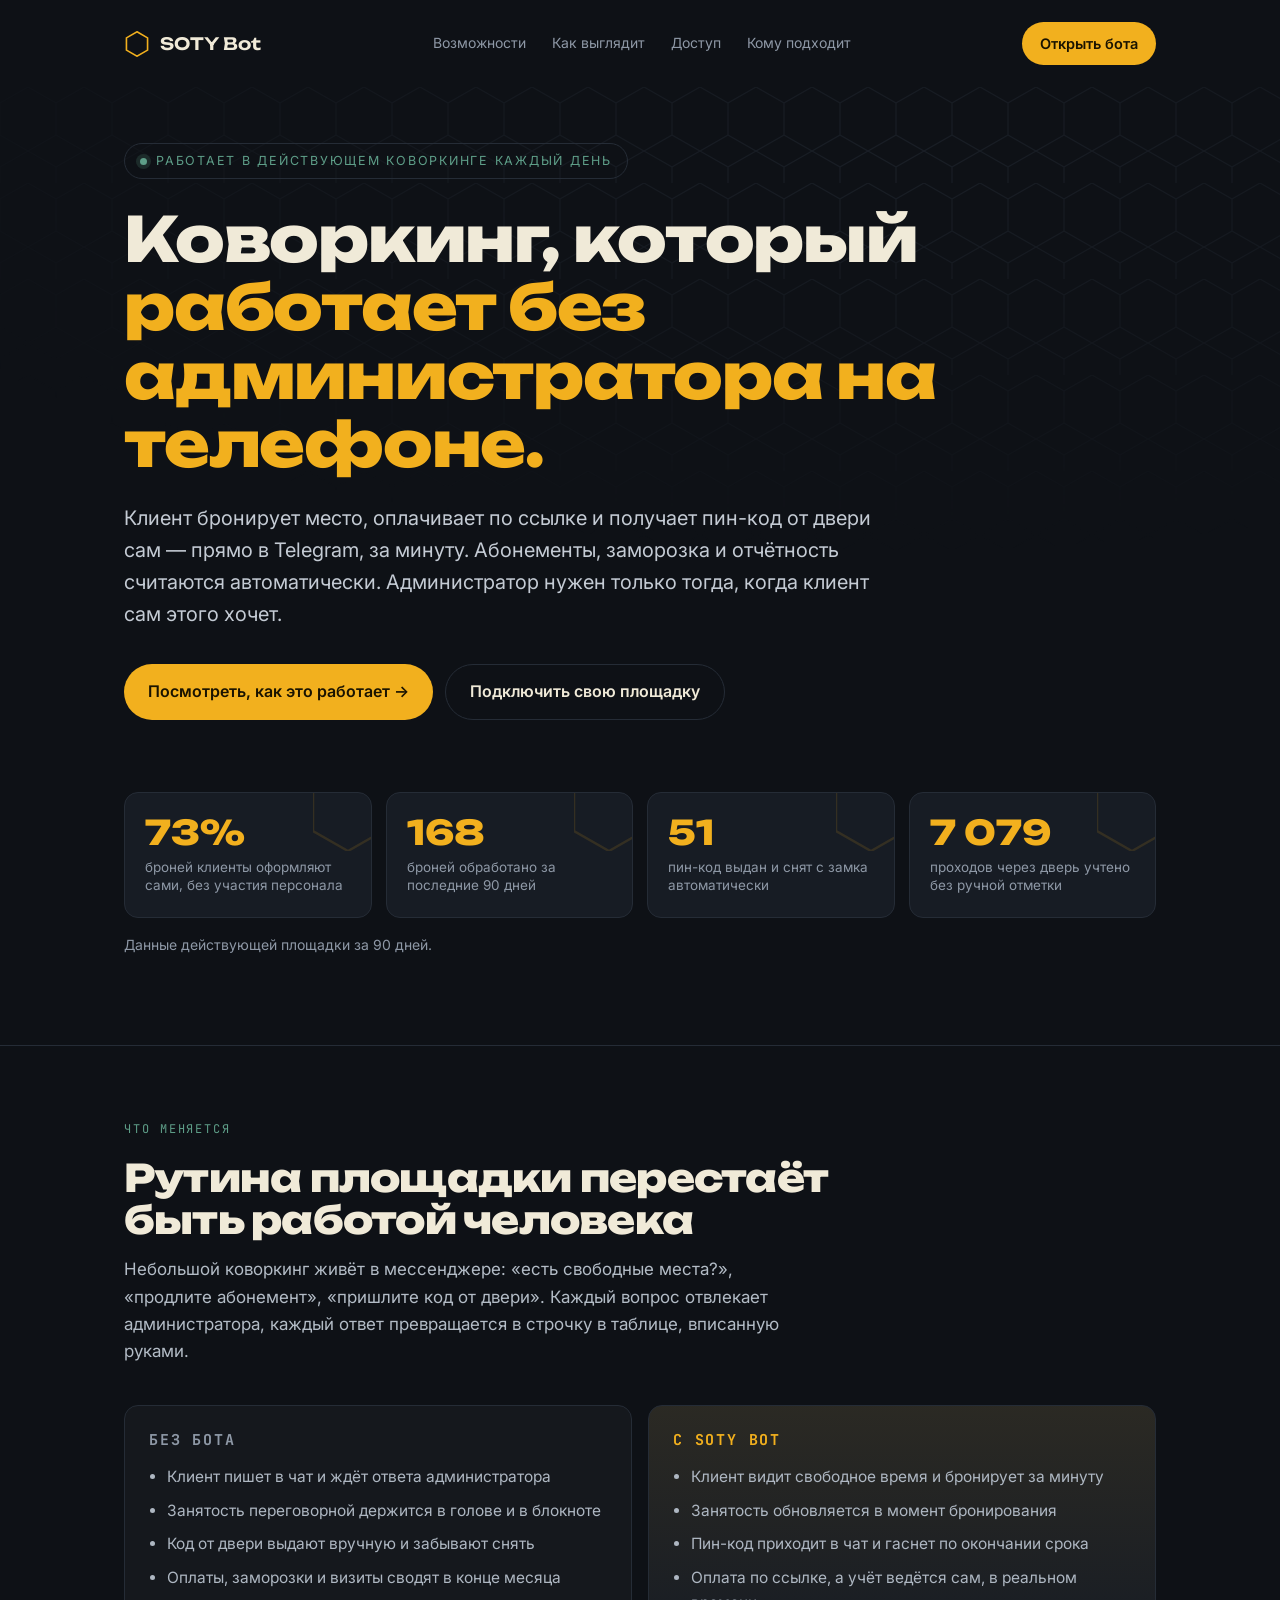
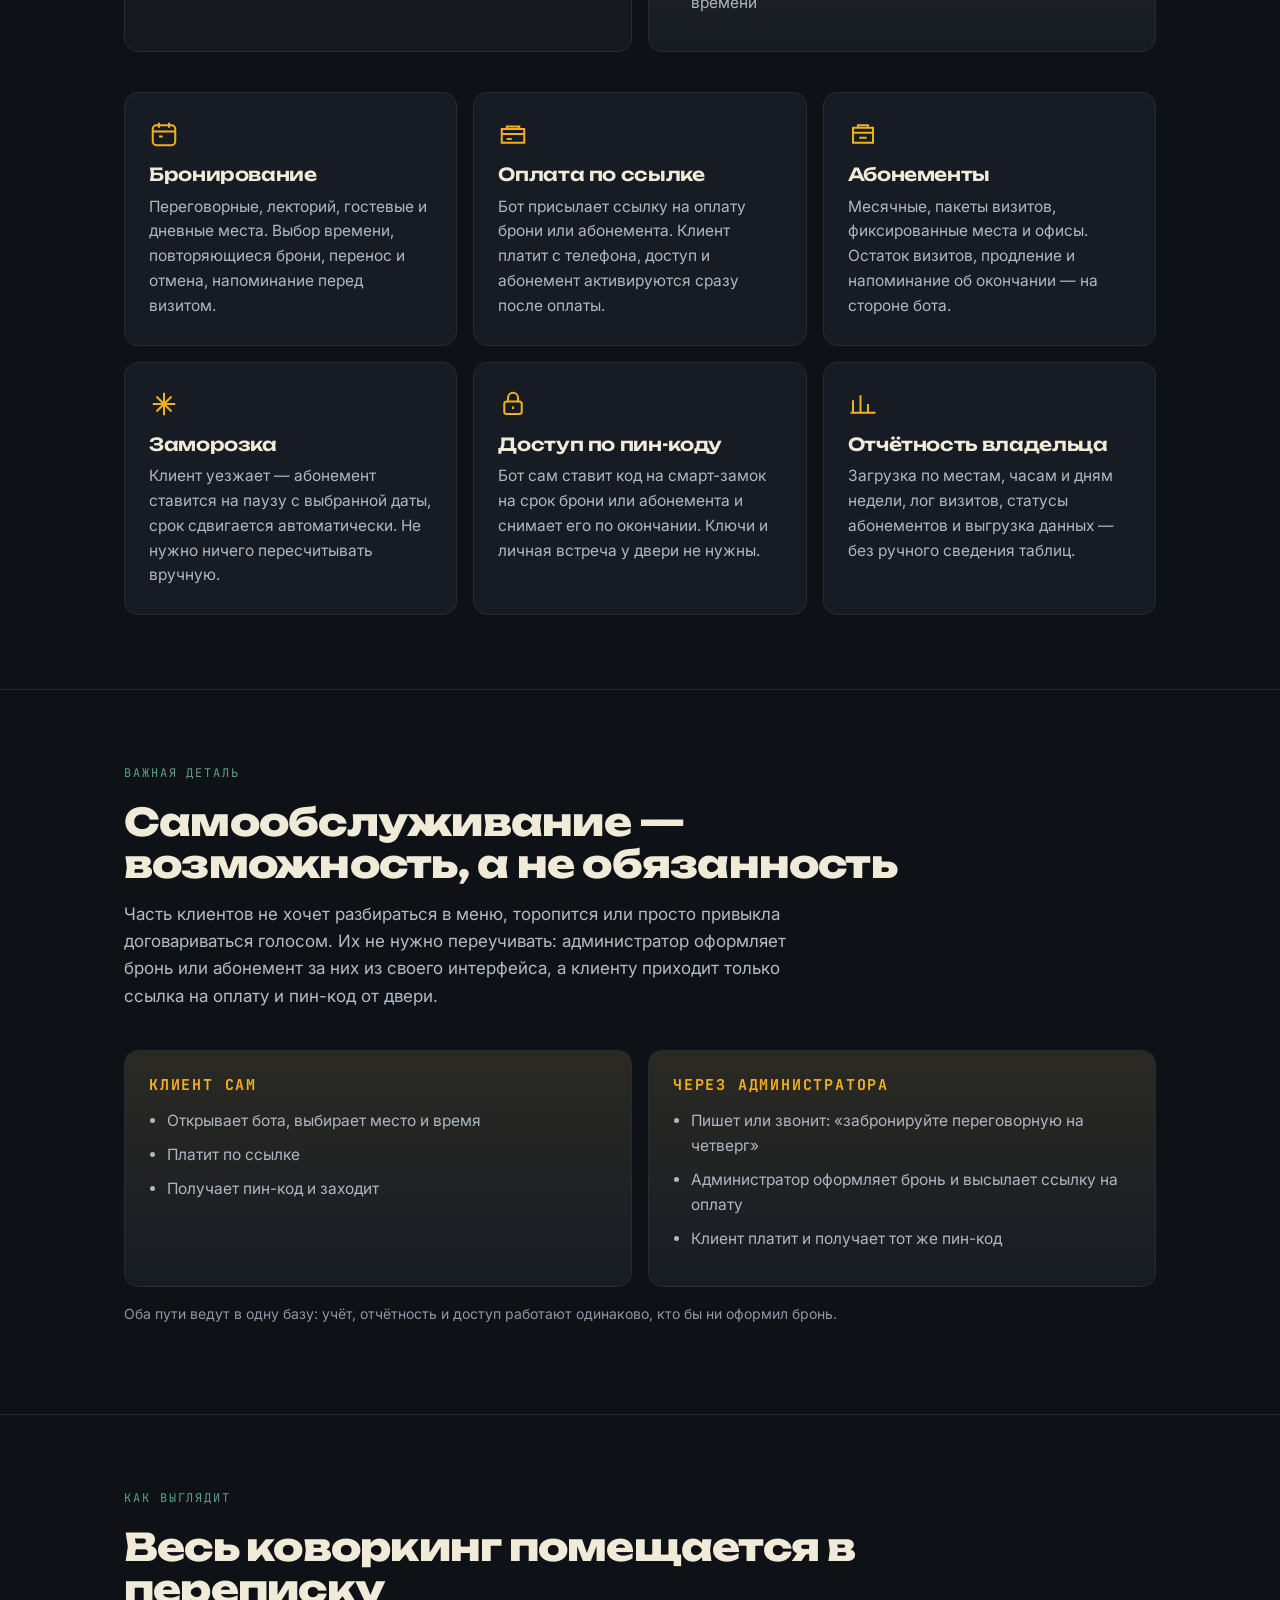
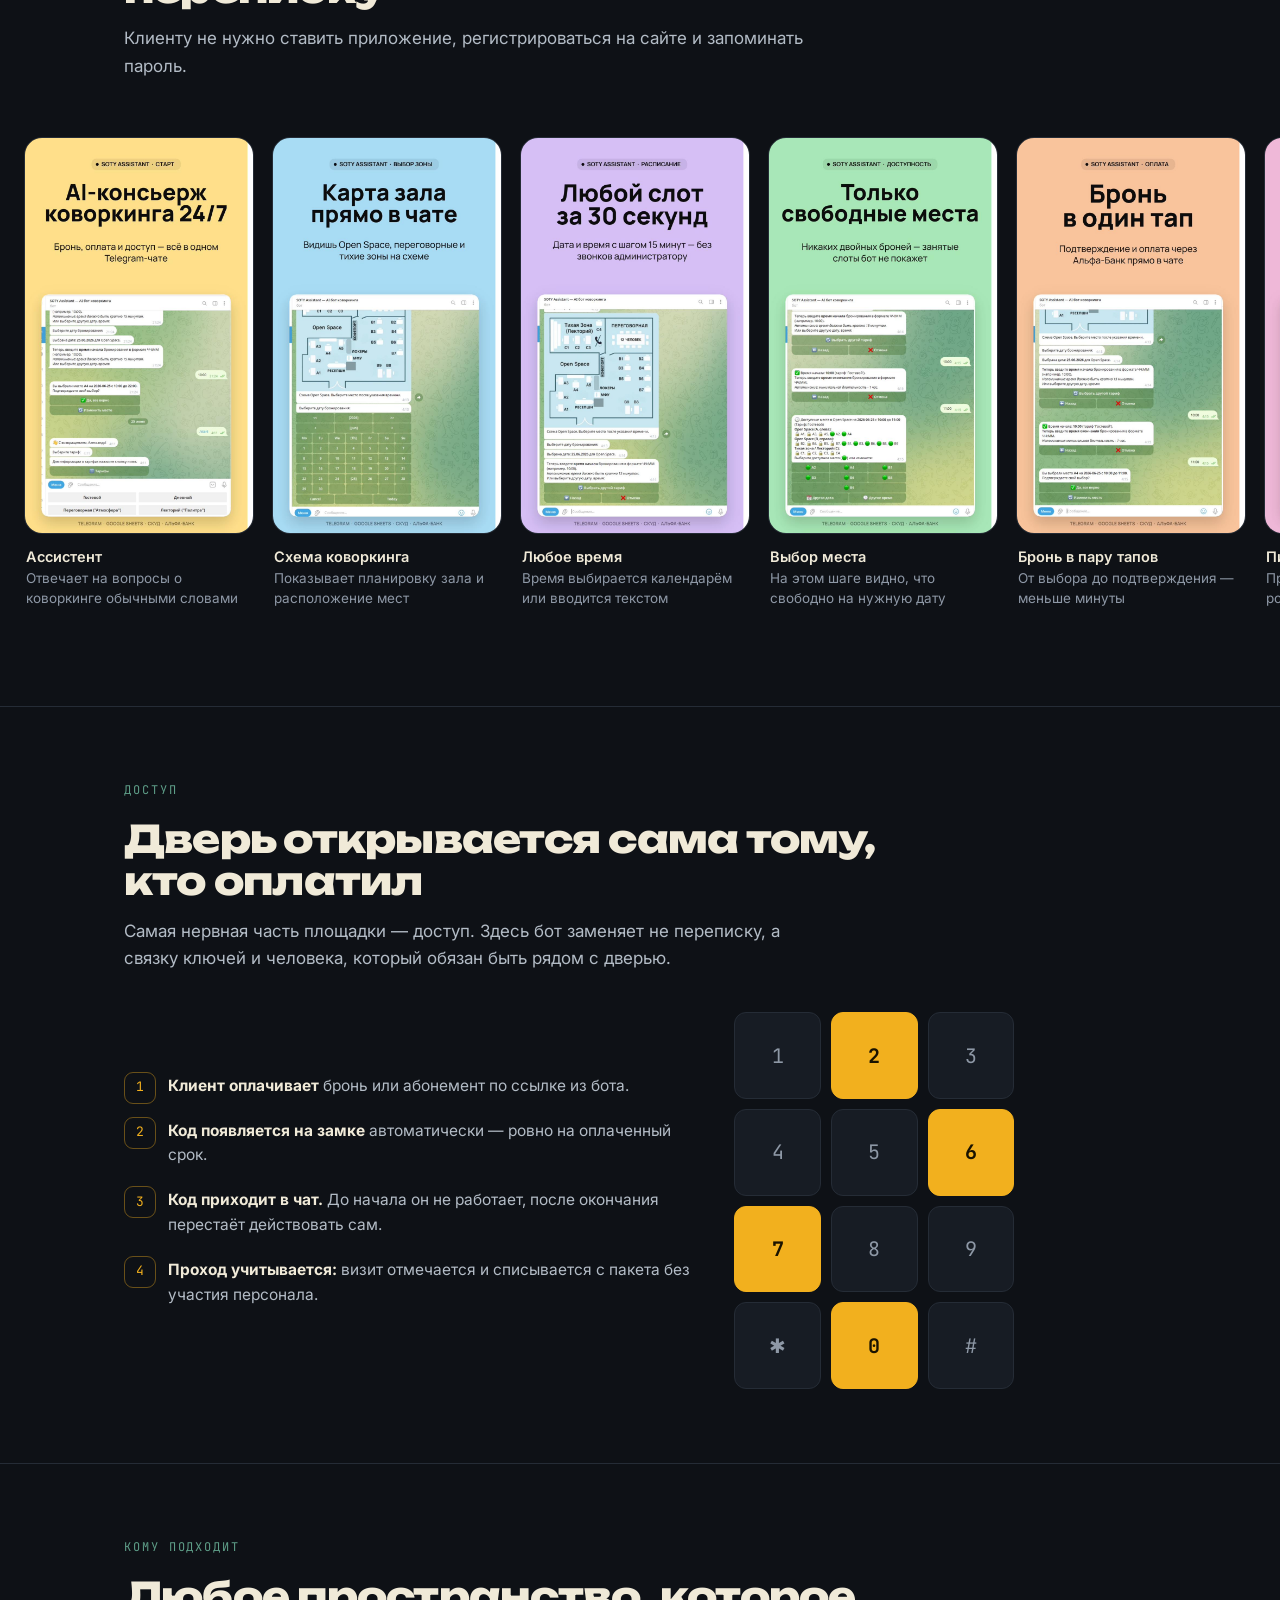
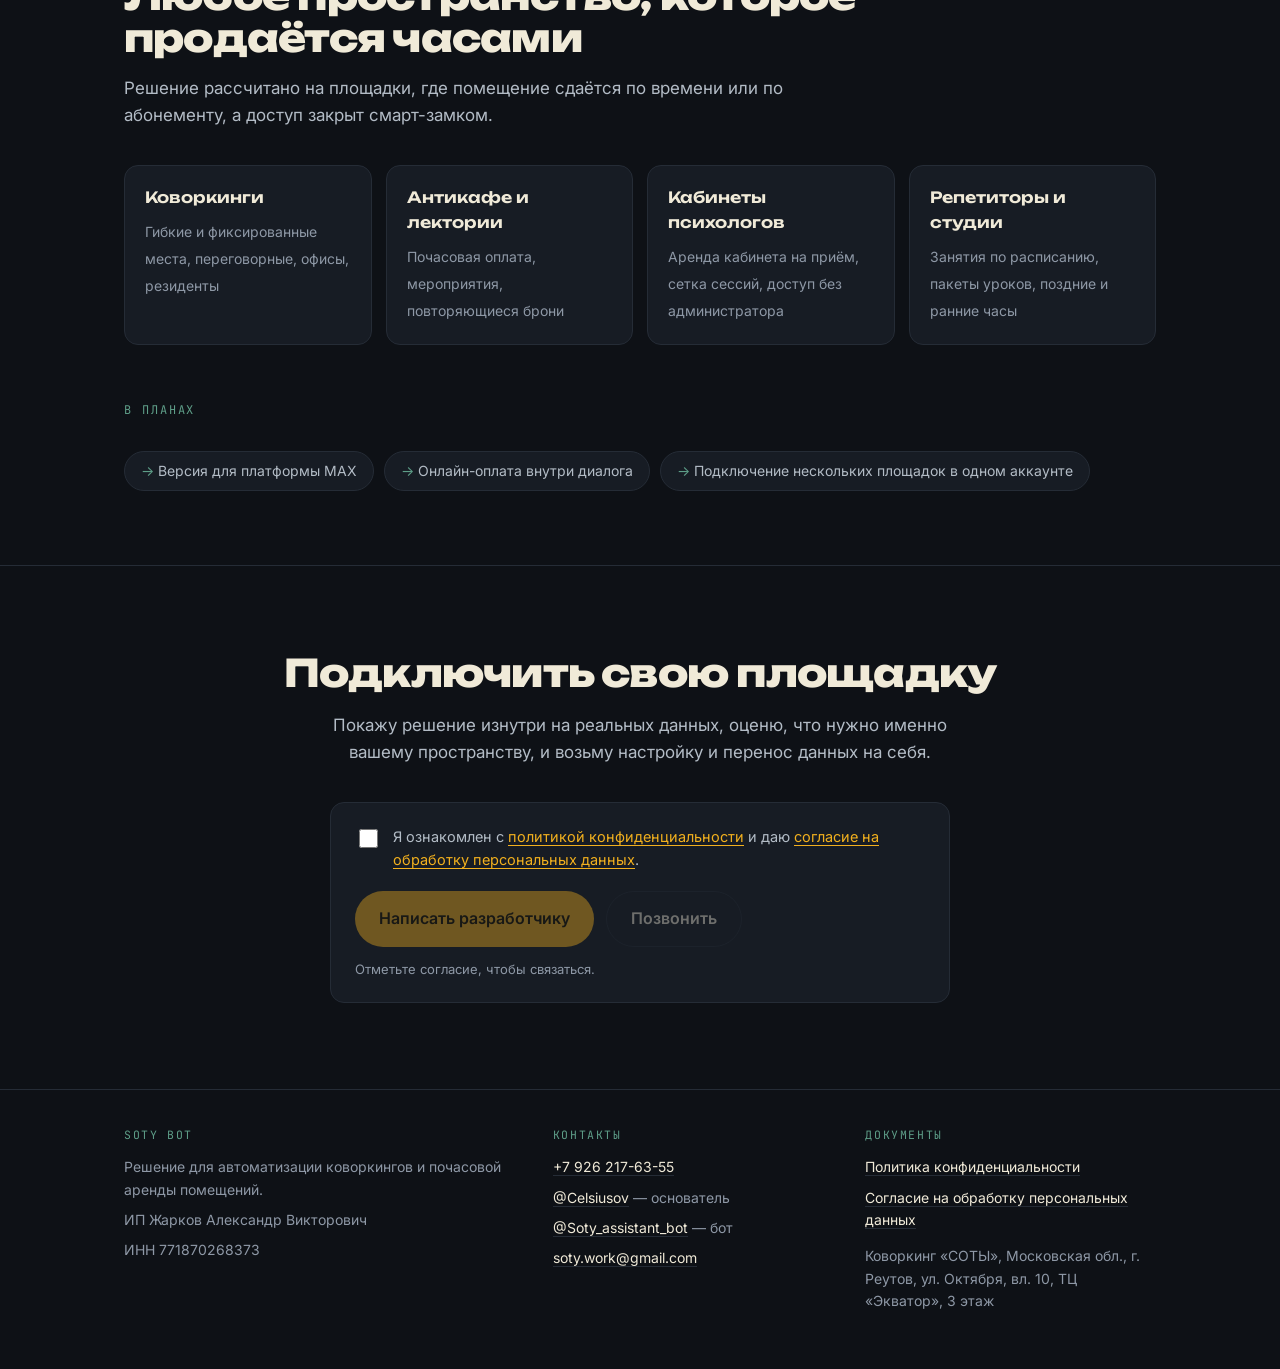
<file: index.html>
<!DOCTYPE html>
<html lang="ru">
<head>
<meta charset="utf-8">
<meta name="viewport" content="width=device-width, initial-scale=1">
<title>SOTY Bot — коворкинг работает сам, без администратора на телефоне</title>
<meta name="description" content="Бронирование, абонементы, оплата по ссылке и пин-код от двери — всё в Telegram. Готовое решение для коворкингов, антикафе и кабинетов на почасовой аренде.">
<meta property="og:title" content="SOTY Bot — коворкинг работает сам">
<meta property="og:description" content="Клиент бронирует, оплачивает и открывает дверь сам. 73% броней проходят без администратора.">
<meta property="og:url" content="https://celsiusov.github.io/soty-landing/">
<meta property="og:type" content="website">
<link rel="preconnect" href="https://fonts.googleapis.com">
<link rel="preconnect" href="https://fonts.gstatic.com" crossorigin>
<link href="https://fonts.googleapis.com/css2?family=Unbounded:wght@400;600;800&family=Inter:wght@400;500;600&family=JetBrains+Mono:wght@400;700&display=swap" rel="stylesheet">
<style>
:root{
  --ink:#0E1116; --ink-2:#171C24; --line:#252C36; --wax:#F0EAD8;
  --dim:#8E98A6; --honey:#F2B01E; --sage:#5E9E88; --r:14px;
}
*{box-sizing:border-box}
html{scroll-behavior:smooth}
body{margin:0;background:var(--ink);color:var(--wax);font-family:Inter,system-ui,sans-serif;
  font-size:17px;line-height:1.6;-webkit-font-smoothing:antialiased}
.wrap{max-width:1080px;margin:0 auto;padding:0 24px}
h1,h2,h3{font-family:Unbounded,Inter,sans-serif;font-weight:800;line-height:1.1;letter-spacing:-.02em;margin:0}
a{color:inherit}
.mono{font-family:"JetBrains Mono",monospace}

.hexbg{position:absolute;inset:0;z-index:0;opacity:.5;
  background-image:url("data:image/svg+xml,%3Csvg xmlns='http://www.w3.org/2000/svg' width='56' height='96' viewBox='0 0 56 96'%3E%3Cpath d='M28 0l28 16v32L28 64 0 48V16z' fill='none' stroke='%23252C36' stroke-width='1.2'/%3E%3Cpath d='M28 64l28 16v32M28 64L0 80v32' fill='none' stroke='%23252C36' stroke-width='1.2'/%3E%3C/svg%3E");
  -webkit-mask-image:radial-gradient(120% 80% at 70% 10%,#000 0%,transparent 70%);
  mask-image:radial-gradient(120% 80% at 70% 10%,#000 0%,transparent 70%)}

header{position:relative;z-index:3;padding:22px 0}
.bar{display:flex;align-items:center;justify-content:space-between;gap:16px}
.logo{display:flex;align-items:center;gap:10px;font-family:Unbounded;font-weight:600;letter-spacing:.02em}
.logo svg{width:26px;height:26px;flex:none}
.nav{display:flex;gap:26px;font-size:14px;color:var(--dim)}
.nav a{text-decoration:none}
.nav a:hover{color:var(--wax)}
@media(max-width:860px){.nav{display:none}}

.hero{position:relative;padding:56px 0 72px;overflow:hidden}
.hero .wrap{position:relative;z-index:2}
.eyebrow{display:inline-flex;align-items:center;gap:9px;font-size:12.5px;letter-spacing:.14em;
  text-transform:uppercase;color:var(--sage);border:1px solid var(--line);border-radius:999px;
  padding:7px 15px;margin-bottom:26px}
.dot{width:7px;height:7px;border-radius:50%;background:var(--sage);box-shadow:0 0 0 4px rgba(94,158,136,.18)}
h1{font-size:clamp(34px,5.6vw,62px);max-width:17ch}
h1 em{font-style:normal;color:var(--honey)}
.lede{font-size:clamp(17px,2vw,20px);color:#C4CBD4;max-width:58ch;margin:24px 0 0}
.cta{display:flex;flex-wrap:wrap;gap:12px;margin-top:34px}
.btn{display:inline-flex;align-items:center;gap:9px;padding:14px 24px;border-radius:999px;
  font-weight:600;font-size:16px;text-decoration:none;border:none;cursor:pointer;
  font-family:inherit;transition:.18s transform,.18s background,.18s opacity}
.btn:hover{transform:translateY(-2px)}
.btn-p{background:var(--honey);color:#1A1300}
.btn-s{border:1px solid var(--line);color:var(--wax);background:transparent}
.btn-s:hover{background:var(--ink-2)}
.btn[aria-disabled="true"]{opacity:.4;pointer-events:none;transform:none}
.note{margin-top:16px;font-size:14px;color:var(--dim)}

.comb{position:relative;z-index:2;display:grid;gap:14px;grid-template-columns:repeat(4,1fr)}
.cell{background:var(--ink-2);border:1px solid var(--line);border-radius:var(--r);
  padding:22px 20px;position:relative;overflow:hidden}
.cell::before{content:"";position:absolute;right:-22px;top:-22px;width:80px;height:80px;
  background:url("data:image/svg+xml,%3Csvg xmlns='http://www.w3.org/2000/svg' viewBox='0 0 56 64'%3E%3Cpath d='M28 0l28 16v32L28 64 0 48V16z' fill='none' stroke='%23F2B01E' stroke-width='2'/%3E%3C/svg%3E") no-repeat;opacity:.13}
.cell b{display:block;font-family:Unbounded;font-size:clamp(26px,3.4vw,34px);font-weight:800;color:var(--honey);line-height:1}
.cell span{display:block;margin-top:9px;font-size:13.5px;color:var(--dim);line-height:1.4}
@media(max-width:860px){.comb{grid-template-columns:repeat(2,1fr)}}

section{padding:74px 0;border-top:1px solid var(--line)}
.tag{font-family:"JetBrains Mono",monospace;font-size:12px;letter-spacing:.16em;
  text-transform:uppercase;color:var(--sage);margin-bottom:18px}
h2{font-size:clamp(26px,3.6vw,38px);max-width:22ch}
.sub{color:#B3BCC6;max-width:62ch;margin-top:16px}

.grid{display:grid;gap:16px;grid-template-columns:repeat(3,1fr);margin-top:40px}
@media(max-width:860px){.grid{grid-template-columns:1fr}}
.card{background:var(--ink-2);border:1px solid var(--line);border-radius:var(--r);padding:26px 24px}
.card h3{font-size:18px;font-weight:600;font-family:Unbounded;margin-bottom:10px}
.card p{margin:0;font-size:15.5px;color:#AEB7C2}
.ico{width:30px;height:30px;margin-bottom:16px;display:block}

.ba{display:grid;grid-template-columns:1fr 1fr;gap:16px;margin-top:40px}
@media(max-width:760px){.ba{grid-template-columns:1fr}}
.ba div{border-radius:var(--r);padding:26px 24px;border:1px solid var(--line)}
.was{background:#15181D}
.now{background:linear-gradient(180deg,rgba(242,176,30,.09),transparent),var(--ink-2);border-color:rgba(242,176,30,.35)}
.ba h3{font-size:15px;font-family:"JetBrains Mono",monospace;letter-spacing:.12em;
  text-transform:uppercase;font-weight:700;margin-bottom:16px}
.was h3{color:var(--dim)}
.now h3{color:var(--honey)}
.ba ul{margin:0;padding-left:18px;color:#AEB7C2;font-size:15.5px}
.ba li{margin-bottom:9px}

.rail{display:flex;gap:18px;overflow-x:auto;padding:40px 24px 24px;scroll-snap-type:x mandatory}
.rail::-webkit-scrollbar{height:6px}
.rail::-webkit-scrollbar-thumb{background:var(--line);border-radius:99px}
.shot{flex:none;width:230px;scroll-snap-align:center;margin:0}
.shot img{width:100%;display:block;border-radius:18px;border:1px solid var(--line);background:var(--ink-2)}
.shot p{font-size:13.5px;color:var(--dim);margin:12px 2px 0;line-height:1.45}
.shot p b{color:var(--wax);font-weight:600;display:block;font-size:14.5px;margin-bottom:2px}

.pin{display:grid;grid-template-columns:1.15fr .85fr;gap:40px;align-items:center;margin-top:40px}
@media(max-width:860px){.pin{grid-template-columns:1fr;gap:28px}}
.keypad{display:grid;grid-template-columns:repeat(3,1fr);gap:10px;max-width:280px}
.key{aspect-ratio:1;display:grid;place-items:center;border:1px solid var(--line);border-radius:12px;
  background:var(--ink-2);font-family:"JetBrains Mono",monospace;font-size:20px;color:var(--dim)}
.key.on{color:#1A1300;background:var(--honey);border-color:var(--honey);font-weight:700}
.steps{margin:0;padding:0;list-style:none;counter-reset:s}
.steps li{counter-increment:s;position:relative;padding-left:44px;margin-bottom:20px;color:#B3BCC6;font-size:15.5px}
.steps li::before{content:counter(s);position:absolute;left:0;top:-2px;width:30px;height:30px;
  display:grid;place-items:center;font-family:"JetBrains Mono",monospace;font-size:13px;
  color:var(--honey);border:1px solid rgba(242,176,30,.4);border-radius:9px}
.steps b{color:var(--wax)}

.who{display:grid;gap:14px;grid-template-columns:repeat(4,1fr);margin-top:36px}
@media(max-width:860px){.who{grid-template-columns:repeat(2,1fr)}}
.who div{border:1px solid var(--line);border-radius:var(--r);padding:20px;background:var(--ink-2)}
.who b{display:block;font-family:Unbounded;font-size:15.5px;font-weight:600;margin-bottom:7px}
.who span{font-size:14px;color:var(--dim);line-height:1.45}

.final{text-align:center;padding:86px 0}
.final h2{margin:0 auto;max-width:24ch}
.final .sub{margin:18px auto 0}
.final .cta{justify-content:center}
.consent{max-width:620px;margin:36px auto 0;text-align:left;border:1px solid var(--line);
  border-radius:var(--r);background:var(--ink-2);padding:22px 24px}
.consent label{display:flex;gap:12px;align-items:flex-start;font-size:14.5px;color:#B3BCC6;cursor:pointer}
.consent input{margin-top:4px;width:19px;height:19px;flex:none;accent-color:var(--honey);cursor:pointer}
.consent label a{color:var(--honey);text-decoration:underline;text-underline-offset:3px}
.consent .cta{margin-top:20px;justify-content:flex-start}
.hint{font-size:13px;color:var(--dim);margin:12px 0 0}

.roadmap{display:flex;flex-wrap:wrap;gap:10px;margin-top:30px}
.roadmap span{font-size:14px;color:#B3BCC6;border:1px solid var(--line);border-radius:999px;
  padding:8px 16px;background:var(--ink-2)}
.roadmap span::before{content:"→ ";color:var(--sage)}

footer{border-top:1px solid var(--line);padding:36px 0 48px;color:var(--dim);font-size:14px}
.frow{display:grid;gap:22px;grid-template-columns:1.4fr 1fr 1fr}
@media(max-width:760px){.frow{grid-template-columns:1fr}}
footer a{color:var(--wax);text-decoration:none;border-bottom:1px solid var(--line)}
footer a:hover{border-color:var(--honey)}
.fh{font-family:"JetBrains Mono",monospace;font-size:11.5px;letter-spacing:.14em;
  text-transform:uppercase;color:var(--sage);margin-bottom:12px}
footer p{margin:0 0 8px}

@media (prefers-reduced-motion:reduce){*{transition:none!important;animation:none!important}}
:focus-visible{outline:2px solid var(--honey);outline-offset:3px;border-radius:6px}
</style>
</head>
<body>

<header>
  <div class="wrap bar">
    <div class="logo">
      <svg viewBox="0 0 56 64" aria-hidden="true"><path d="M28 2l26 15v30L28 62 2 47V17z" fill="none" stroke="#F2B01E" stroke-width="4"/></svg>
      SOTY&nbsp;Bot
    </div>
    <nav class="nav">
      <a href="#what">Возможности</a>
      <a href="#screens">Как выглядит</a>
      <a href="#lock">Доступ</a>
      <a href="#who">Кому подходит</a>
    </nav>
    <a class="btn btn-p" style="padding:10px 18px;font-size:14.5px" href="https://t.me/Soty_assistant_bot">Открыть бота</a>
  </div>
</header>

<div class="hero">
  <div class="hexbg" aria-hidden="true"></div>
  <div class="wrap">
    <div class="eyebrow"><span class="dot"></span> Работает в действующем коворкинге каждый день</div>
    <h1>Коворкинг, который <em>работает без администратора на телефоне.</em></h1>
    <p class="lede">Клиент бронирует место, оплачивает по ссылке и получает пин-код от двери сам — прямо в Telegram, за минуту. Абонементы, заморозка и отчётность считаются автоматически. Администратор нужен только тогда, когда клиент сам этого хочет.</p>
    <div class="cta">
      <a class="btn btn-p" href="https://t.me/Soty_assistant_bot">Посмотреть, как это работает →</a>
      <a class="btn btn-s" href="#pilot">Подключить свою площадку</a>
    </div>
  </div>
</div>

<section style="border-top:none;padding-top:0">
  <div class="wrap">
    <div class="comb">
      <div class="cell"><b>73%</b><span>броней клиенты оформляют сами, без участия персонала</span></div>
      <div class="cell"><b>168</b><span>броней обработано за последние 90 дней</span></div>
      <div class="cell"><b>51</b><span>пин-код выдан и снят с замка автоматически</span></div>
      <div class="cell"><b>7&nbsp;079</b><span>проходов через дверь учтено без ручной отметки</span></div>
    </div>
    <p class="note">Данные действующей площадки за 90 дней.</p>
  </div>
</section>

<section id="what">
  <div class="wrap">
    <div class="tag">Что меняется</div>
    <h2>Рутина площадки перестаёт быть работой человека</h2>
    <p class="sub">Небольшой коворкинг живёт в мессенджере: «есть свободные места?», «продлите абонемент», «пришлите код от двери». Каждый вопрос отвлекает администратора, каждый ответ превращается в строчку в таблице, вписанную руками.</p>

    <div class="ba">
      <div class="was">
        <h3>Без бота</h3>
        <ul>
          <li>Клиент пишет в чат и ждёт ответа администратора</li>
          <li>Занятость переговорной держится в голове и в блокноте</li>
          <li>Код от двери выдают вручную и забывают снять</li>
          <li>Оплаты, заморозки и визиты сводят в конце месяца</li>
        </ul>
      </div>
      <div class="now">
        <h3>С SOTY Bot</h3>
        <ul>
          <li>Клиент видит свободное время и бронирует за минуту</li>
          <li>Занятость обновляется в момент бронирования</li>
          <li>Пин-код приходит в чат и гаснет по окончании срока</li>
          <li>Оплата по ссылке, а учёт ведётся сам, в реальном времени</li>
        </ul>
      </div>
    </div>

    <div class="grid">
      <div class="card">
        <svg class="ico" viewBox="0 0 24 24" fill="none" stroke="#F2B01E" stroke-width="1.6"><rect x="3" y="5" width="18" height="16" rx="3"/><path d="M8 3v4M16 3v4M3 10h18M8 14h3"/></svg>
        <h3>Бронирование</h3>
        <p>Переговорные, лекторий, гостевые и дневные места. Выбор времени, повторяющиеся брони, перенос и отмена, напоминание перед визитом.</p>
      </div>
      <div class="card">
        <svg class="ico" viewBox="0 0 24 24" fill="none" stroke="#F2B01E" stroke-width="1.6"><path d="M3 8h18v11H3z"/><path d="M3 12h18M7 16h4"/><path d="M7 8V6h10v2"/></svg>
        <h3>Оплата по ссылке</h3>
        <p>Бот присылает ссылку на оплату брони или абонемента. Клиент платит с телефона, доступ и абонемент активируются сразу после оплаты.</p>
      </div>
      <div class="card">
        <svg class="ico" viewBox="0 0 24 24" fill="none" stroke="#F2B01E" stroke-width="1.6"><path d="M4 7h16v12H4z"/><path d="M4 11h16M9 15h6"/><path d="M8 7V5h8v2"/></svg>
        <h3>Абонементы</h3>
        <p>Месячные, пакеты визитов, фиксированные места и офисы. Остаток визитов, продление и напоминание об окончании — на стороне бота.</p>
      </div>
      <div class="card">
        <svg class="ico" viewBox="0 0 24 24" fill="none" stroke="#F2B01E" stroke-width="1.6"><path d="M12 3v18M3 12h18M6 6l12 12M18 6L6 18"/></svg>
        <h3>Заморозка</h3>
        <p>Клиент уезжает — абонемент ставится на паузу с выбранной даты, срок сдвигается автоматически. Не нужно ничего пересчитывать вручную.</p>
      </div>
      <div class="card">
        <svg class="ico" viewBox="0 0 24 24" fill="none" stroke="#F2B01E" stroke-width="1.6"><rect x="5" y="10" width="14" height="10" rx="2"/><path d="M8 10V7a4 4 0 018 0v3M12 14v2"/></svg>
        <h3>Доступ по пин-коду</h3>
        <p>Бот сам ставит код на смарт-замок на срок брони или абонемента и снимает его по окончании. Ключи и личная встреча у двери не нужны.</p>
      </div>
      <div class="card">
        <svg class="ico" viewBox="0 0 24 24" fill="none" stroke="#F2B01E" stroke-width="1.6"><path d="M4 19V9M10 19V5M16 19v-7M22 19H2"/></svg>
        <h3>Отчётность владельца</h3>
        <p>Загрузка по местам, часам и дням недели, лог визитов, статусы абонементов и выгрузка данных — без ручного сведения таблиц.</p>
      </div>
    </div>
  </div>
</section>

<section>
  <div class="wrap">
    <div class="tag">Важная деталь</div>
    <h2>Самообслуживание — возможность, а не обязанность</h2>
    <p class="sub">Часть клиентов не хочет разбираться в меню, торопится или просто привыкла договариваться голосом. Их не нужно переучивать: администратор оформляет бронь или абонемент за них из своего интерфейса, а клиенту приходит только ссылка на оплату и пин-код от двери.</p>
    <div class="ba">
      <div class="now">
        <h3>Клиент сам</h3>
        <ul>
          <li>Открывает бота, выбирает место и время</li>
          <li>Платит по ссылке</li>
          <li>Получает пин-код и заходит</li>
        </ul>
      </div>
      <div class="now">
        <h3>Через администратора</h3>
        <ul>
          <li>Пишет или звонит: «забронируйте переговорную на четверг»</li>
          <li>Администратор оформляет бронь и высылает ссылку на оплату</li>
          <li>Клиент платит и получает тот же пин-код</li>
        </ul>
      </div>
    </div>
    <p class="note">Оба пути ведут в одну базу: учёт, отчётность и доступ работают одинаково, кто бы ни оформил бронь.</p>
  </div>
</section>

<section id="screens">
  <div class="wrap">
    <div class="tag">Как выглядит</div>
    <h2>Весь коворкинг помещается в переписку</h2>
    <p class="sub">Клиенту не нужно ставить приложение, регистрироваться на сайте и запоминать пароль.</p>
  </div>
  <div class="rail">
    <figure class="shot"><img src="assets/01-concierge.jpg" alt="Ассистент отвечает на вопросы клиента" loading="lazy"><p><b>Ассистент</b>Отвечает на вопросы о коворкинге обычными словами</p></figure>
    <figure class="shot"><img src="assets/02-map.jpg" alt="Схема коворкинга" loading="lazy"><p><b>Схема коворкинга</b>Показывает планировку зала и расположение мест</p></figure>
    <figure class="shot"><img src="assets/03-slot.jpg" alt="Выбор времени бронирования" loading="lazy"><p><b>Любое время</b>Время выбирается календарём или вводится текстом</p></figure>
    <figure class="shot"><img src="assets/04-free.jpg" alt="Выбор свободного места" loading="lazy"><p><b>Выбор места</b>На этом шаге видно, что свободно на нужную дату</p></figure>
    <figure class="shot"><img src="assets/05-tap.jpg" alt="Подтверждение брони" loading="lazy"><p><b>Бронь в пару тапов</b>От выбора до подтверждения — меньше минуты</p></figure>
    <figure class="shot"><img src="assets/06-pin.jpg" alt="Пин-код от двери в чате" loading="lazy"><p><b>Пин-код</b>Приходит в чат и действует ровно на срок брони</p></figure>
    <figure class="shot"><img src="assets/07-cabinet.jpg" alt="Личный кабинет клиента" loading="lazy"><p><b>Личный кабинет</b>Абонемент, остаток визитов и свои брони</p></figure>
  </div>
</section>

<section id="lock">
  <div class="wrap">
    <div class="tag">Доступ</div>
    <h2>Дверь открывается сама тому, кто оплатил</h2>
    <p class="sub">Самая нервная часть площадки — доступ. Здесь бот заменяет не переписку, а связку ключей и человека, который обязан быть рядом с дверью.</p>

    <div class="pin">
      <ol class="steps">
        <li><b>Клиент оплачивает</b> бронь или абонемент по ссылке из бота.</li>
        <li><b>Код появляется на замке</b> автоматически — ровно на оплаченный срок.</li>
        <li><b>Код приходит в чат.</b> До начала он не работает, после окончания перестаёт действовать сам.</li>
        <li><b>Проход учитывается:</b> визит отмечается и списывается с пакета без участия персонала.</li>
      </ol>
      <div class="keypad" aria-hidden="true">
        <div class="key">1</div><div class="key on">2</div><div class="key">3</div>
        <div class="key">4</div><div class="key">5</div><div class="key on">6</div>
        <div class="key on">7</div><div class="key">8</div><div class="key">9</div>
        <div class="key">✱</div><div class="key on">0</div><div class="key">#</div>
      </div>
    </div>
  </div>
</section>

<section id="who">
  <div class="wrap">
    <div class="tag">Кому подходит</div>
    <h2>Любое пространство, которое продаётся часами</h2>
    <p class="sub">Решение рассчитано на площадки, где помещение сдаётся по времени или по абонементу, а доступ закрыт смарт-замком.</p>
    <div class="who">
      <div><b>Коворкинги</b><span>Гибкие и фиксированные места, переговорные, офисы, резиденты</span></div>
      <div><b>Антикафе и лектории</b><span>Почасовая оплата, мероприятия, повторяющиеся брони</span></div>
      <div><b>Кабинеты психологов</b><span>Аренда кабинета на приём, сетка сессий, доступ без администратора</span></div>
      <div><b>Репетиторы и студии</b><span>Занятия по расписанию, пакеты уроков, поздние и ранние часы</span></div>
    </div>

    <div class="tag" style="margin-top:56px">В планах</div>
    <div class="roadmap">
      <span>Версия для платформы MAX</span>
      <span>Онлайн-оплата внутри диалога</span>
      <span>Подключение нескольких площадок в одном аккаунте</span>
    </div>
  </div>
</section>

<section id="pilot" class="final">
  <div class="wrap">
    <h2>Подключить свою площадку</h2>
    <p class="sub">Покажу решение изнутри на реальных данных, оценю, что нужно именно вашему пространству, и возьму настройку и перенос данных на себя.</p>

    <div class="consent">
      <label>
        <input type="checkbox" id="agree">
        <span>Я ознакомлен с <a href="privacy.html">политикой конфиденциальности</a> и даю <a href="consent.html">согласие на обработку персональных данных</a>.</span>
      </label>
      <div class="cta">
        <a class="btn btn-p" id="go" href="https://t.me/Celsiusov" aria-disabled="true" tabindex="-1">Написать разработчику</a>
        <a class="btn btn-s" id="call" href="tel:+79262176355" aria-disabled="true" tabindex="-1">Позвонить</a>
      </div>
      <p class="hint" id="hint">Отметьте согласие, чтобы связаться.</p>
    </div>
  </div>
</section>

<footer>
  <div class="wrap frow">
    <div>
      <div class="fh">SOTY Bot</div>
      <p>Решение для автоматизации коворкингов и почасовой аренды помещений.</p>
      <p>ИП Жарков Александр Викторович</p>
      <p>ИНН 771870268373</p>
    </div>
    <div>
      <div class="fh">Контакты</div>
      <p><a href="tel:+79262176355">+7 926 217-63-55</a></p>
      <p><a href="https://t.me/Celsiusov">@Celsiusov</a> — основатель</p>
      <p><a href="https://t.me/Soty_assistant_bot">@Soty_assistant_bot</a> — бот</p>
      <p><a href="mailto:soty.work@gmail.com">soty.work@gmail.com</a></p>
    </div>
    <div>
      <div class="fh">Документы</div>
      <p><a href="privacy.html">Политика конфиденциальности</a></p>
      <p><a href="consent.html">Согласие на обработку персональных данных</a></p>
      <p style="margin-top:14px">Коворкинг «СОТЫ», Московская обл., г. Реутов, ул. Октября, вл. 10, ТЦ «Экватор», 3 этаж</p>
    </div>
  </div>
</footer>

<script>
(function(){
  var box=document.getElementById('agree'),
      links=[document.getElementById('go'),document.getElementById('call')],
      hint=document.getElementById('hint');
  function sync(){
    var on=box.checked;
    links.forEach(function(a){
      a.setAttribute('aria-disabled',on?'false':'true');
      if(on){a.removeAttribute('tabindex')}else{a.setAttribute('tabindex','-1')}
    });
    hint.textContent=on?'Спасибо. Напишите или позвоните — отвечу лично.':'Отметьте согласие, чтобы связаться.';
  }
  box.addEventListener('change',sync); sync();
})();
</script>
</body>
</html>
</file>
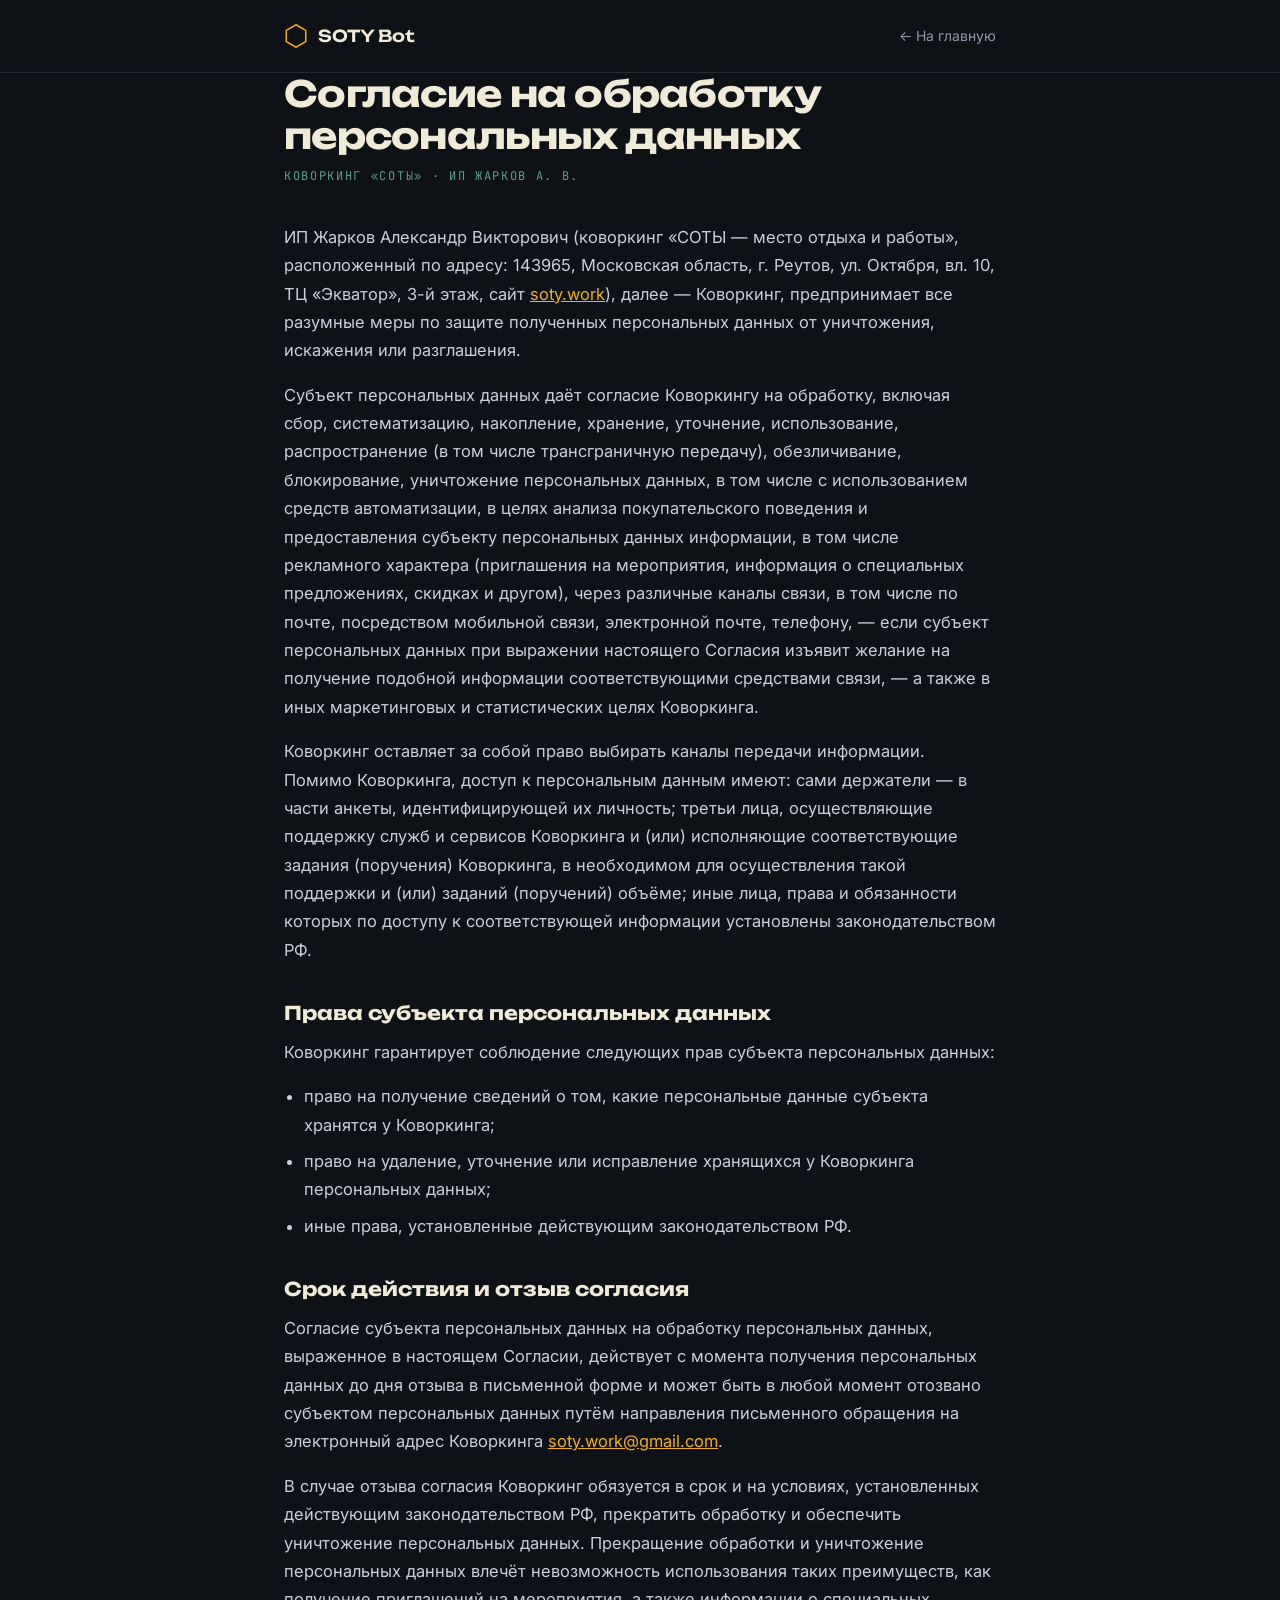
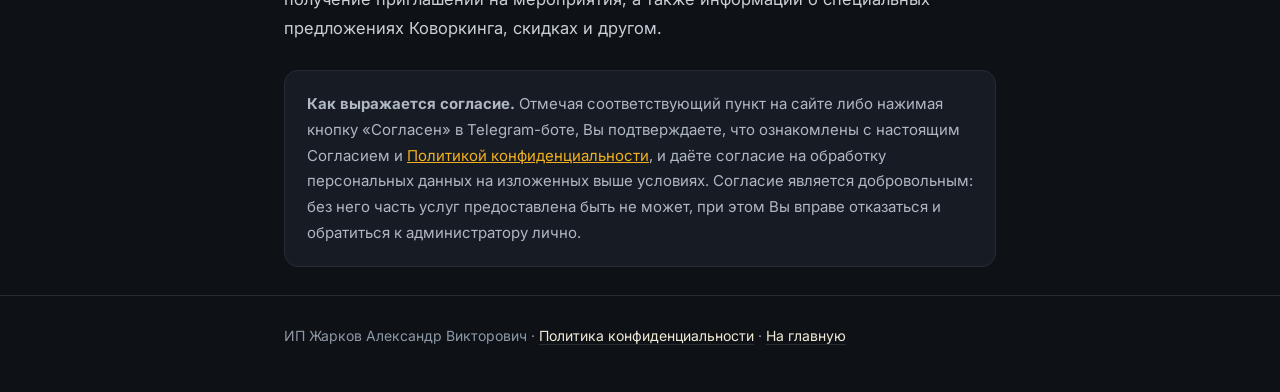
<file: consent.html>
<!DOCTYPE html>
<html lang="ru">
<head>
<meta charset="utf-8">
<meta name="viewport" content="width=device-width, initial-scale=1">
<title>Согласие на обработку персональных данных — SOTY Bot</title>
<meta name="robots" content="noindex">
<link rel="preconnect" href="https://fonts.googleapis.com">
<link rel="preconnect" href="https://fonts.gstatic.com" crossorigin>
<link href="https://fonts.googleapis.com/css2?family=Unbounded:wght@600&family=Inter:wght@400;600&family=JetBrains+Mono:wght@400&display=swap" rel="stylesheet">
<link rel="stylesheet" href="doc.css">
</head>
<body>
<header><div class="wrap bar">
  <a class="logo" href="index.html"><svg viewBox="0 0 56 64" aria-hidden="true"><path d="M28 2l26 15v30L28 62 2 47V17z" fill="none" stroke="#F2B01E" stroke-width="4"/></svg> SOTY&nbsp;Bot</a>
  <a class="back" href="index.html">← На главную</a>
</div></header>

<main class="wrap">
<h1>Согласие на обработку персональных данных</h1>
<p class="upd">Коворкинг «СОТЫ» · ИП Жарков А. В.</p>

<p>ИП Жарков Александр Викторович (коворкинг «СОТЫ — место отдыха и работы», расположенный по адресу: 143965, Московская область, г. Реутов, ул. Октября, вл. 10, ТЦ «Экватор», 3-й этаж, сайт <a href="https://soty.work">soty.work</a>), далее — Коворкинг, предпринимает все разумные меры по защите полученных персональных данных от уничтожения, искажения или разглашения.</p>

<p>Субъект персональных данных даёт согласие Коворкингу на обработку, включая сбор, систематизацию, накопление, хранение, уточнение, использование, распространение (в том числе трансграничную передачу), обезличивание, блокирование, уничтожение персональных данных, в том числе с использованием средств автоматизации, в целях анализа покупательского поведения и предоставления субъекту персональных данных информации, в том числе рекламного характера (приглашения на мероприятия, информация о специальных предложениях, скидках и другом), через различные каналы связи, в том числе по почте, посредством мобильной связи, электронной почте, телефону, — если субъект персональных данных при выражении настоящего Согласия изъявит желание на получение подобной информации соответствующими средствами связи, — а также в иных маркетинговых и статистических целях Коворкинга.</p>

<p>Коворкинг оставляет за собой право выбирать каналы передачи информации. Помимо Коворкинга, доступ к персональным данным имеют: сами держатели — в части анкеты, идентифицирующей их личность; третьи лица, осуществляющие поддержку служб и сервисов Коворкинга и (или) исполняющие соответствующие задания (поручения) Коворкинга, в необходимом для осуществления такой поддержки и (или) заданий (поручений) объёме; иные лица, права и обязанности которых по доступу к соответствующей информации установлены законодательством РФ.</p>

<h2>Права субъекта персональных данных</h2>
<p>Коворкинг гарантирует соблюдение следующих прав субъекта персональных данных:</p>
<ul>
  <li>право на получение сведений о том, какие персональные данные субъекта хранятся у Коворкинга;</li>
  <li>право на удаление, уточнение или исправление хранящихся у Коворкинга персональных данных;</li>
  <li>иные права, установленные действующим законодательством РФ.</li>
</ul>

<h2>Срок действия и отзыв согласия</h2>
<p>Согласие субъекта персональных данных на обработку персональных данных, выраженное в настоящем Согласии, действует с момента получения персональных данных до дня отзыва в письменной форме и может быть в любой момент отозвано субъектом персональных данных путём направления письменного обращения на электронный адрес Коворкинга <a href="mailto:soty.work@gmail.com">soty.work@gmail.com</a>.</p>
<p>В случае отзыва согласия Коворкинг обязуется в срок и на условиях, установленных действующим законодательством РФ, прекратить обработку и обеспечить уничтожение персональных данных. Прекращение обработки и уничтожение персональных данных влечёт невозможность использования таких преимуществ, как получение приглашений на мероприятия, а также информации о специальных предложениях Коворкинга, скидках и другом.</p>

<div class="box">
  <p style="margin:0"><strong>Как выражается согласие.</strong> Отмечая соответствующий пункт на сайте либо нажимая кнопку «Согласен» в Telegram-боте, Вы подтверждаете, что ознакомлены с настоящим Согласием и <a href="privacy.html">Политикой конфиденциальности</a>, и даёте согласие на обработку персональных данных на изложенных выше условиях. Согласие является добровольным: без него часть услуг предоставлена быть не может, при этом Вы вправе отказаться и обратиться к администратору лично.</p>
</div>
</main>

<footer><div class="wrap">
  ИП Жарков Александр Викторович · <a href="privacy.html">Политика конфиденциальности</a> · <a href="index.html">На главную</a>
</div></footer>
</body>
</html>
</file>
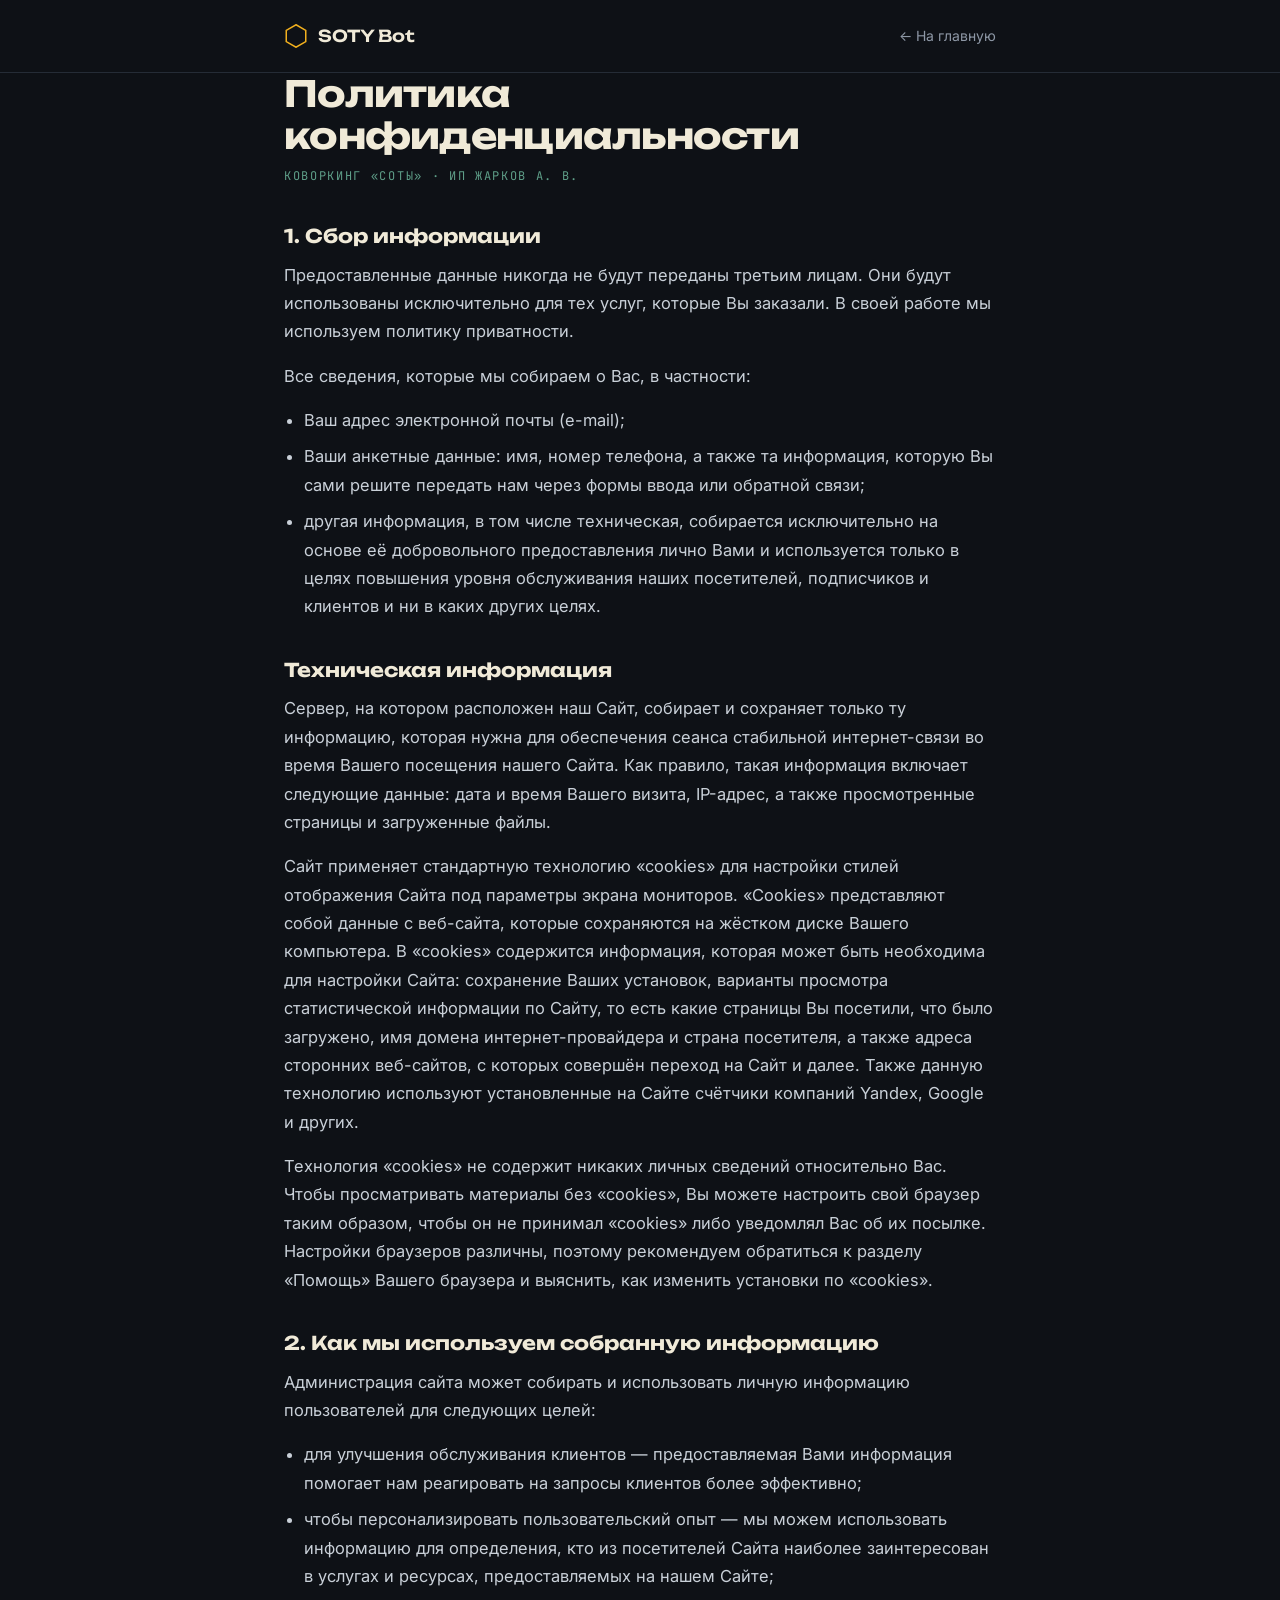
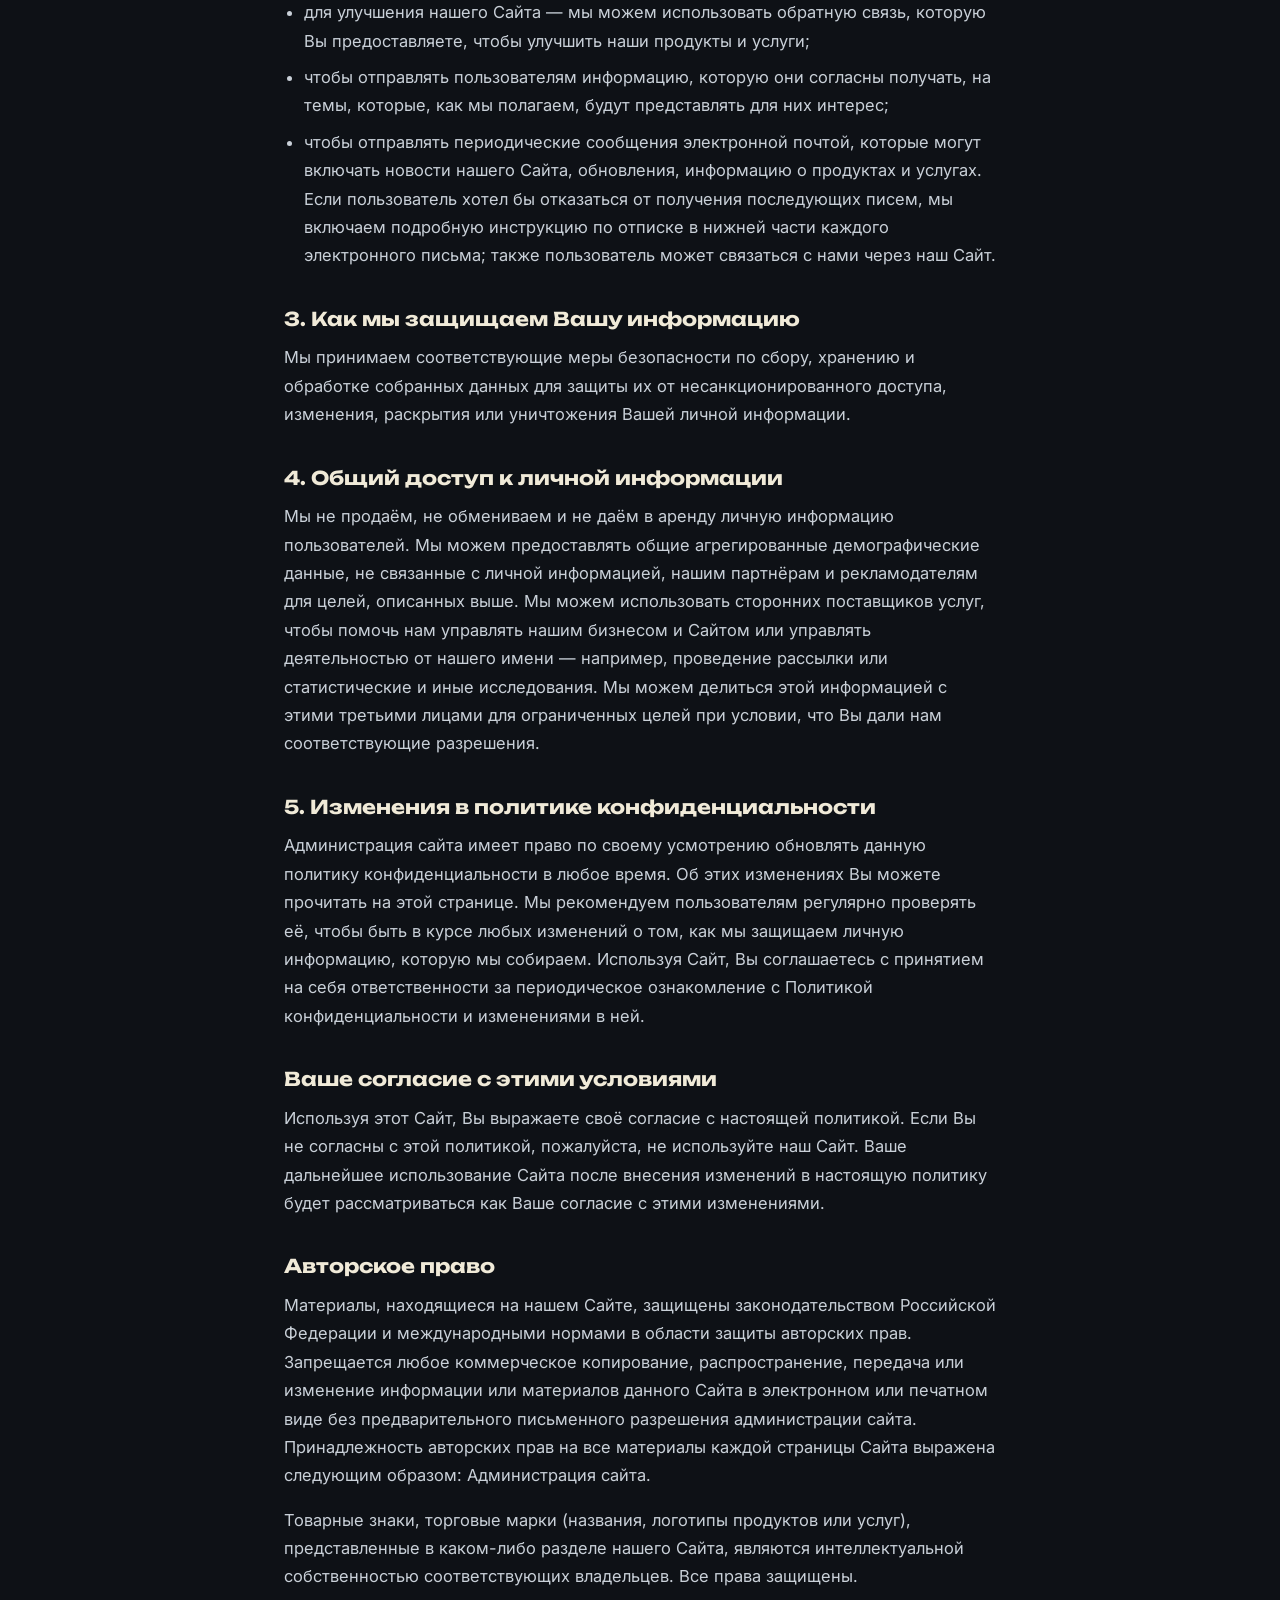
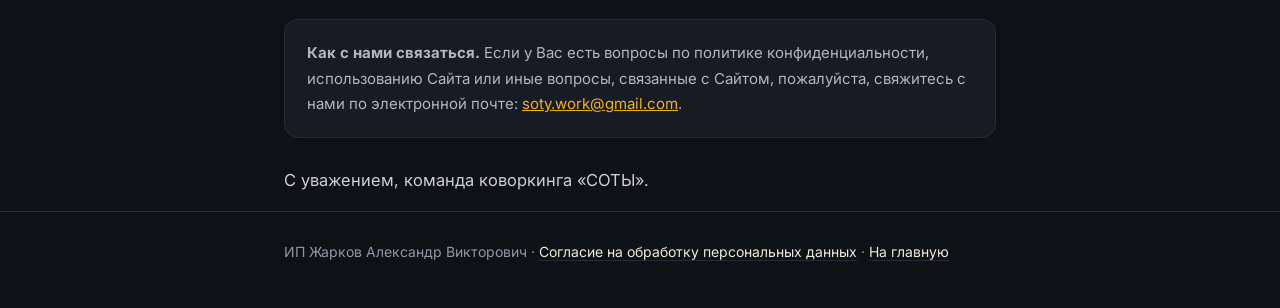
<file: privacy.html>
<!DOCTYPE html>
<html lang="ru">
<head>
<meta charset="utf-8">
<meta name="viewport" content="width=device-width, initial-scale=1">
<title>Политика конфиденциальности — SOTY Bot</title>
<meta name="robots" content="noindex">
<link rel="preconnect" href="https://fonts.googleapis.com">
<link rel="preconnect" href="https://fonts.gstatic.com" crossorigin>
<link href="https://fonts.googleapis.com/css2?family=Unbounded:wght@600&family=Inter:wght@400;600&family=JetBrains+Mono:wght@400&display=swap" rel="stylesheet">
<link rel="stylesheet" href="doc.css">
</head>
<body>
<header><div class="wrap bar">
  <a class="logo" href="index.html"><svg viewBox="0 0 56 64" aria-hidden="true"><path d="M28 2l26 15v30L28 62 2 47V17z" fill="none" stroke="#F2B01E" stroke-width="4"/></svg> SOTY&nbsp;Bot</a>
  <a class="back" href="index.html">← На главную</a>
</div></header>

<main class="wrap">
<h1>Политика конфиденциальности</h1>
<p class="upd">Коворкинг «СОТЫ» · ИП Жарков А. В.</p>

<h2>1. Сбор информации</h2>
<p>Предоставленные данные никогда не будут переданы третьим лицам. Они будут использованы исключительно для тех услуг, которые Вы заказали. В своей работе мы используем политику приватности.</p>
<p>Все сведения, которые мы собираем о Вас, в частности:</p>
<ul>
  <li>Ваш адрес электронной почты (e-mail);</li>
  <li>Ваши анкетные данные: имя, номер телефона, а также та информация, которую Вы сами решите передать нам через формы ввода или обратной связи;</li>
  <li>другая информация, в том числе техническая, собирается исключительно на основе её добровольного предоставления лично Вами и используется только в целях повышения уровня обслуживания наших посетителей, подписчиков и клиентов и ни в каких других целях.</li>
</ul>

<h2>Техническая информация</h2>
<p>Сервер, на котором расположен наш Сайт, собирает и сохраняет только ту информацию, которая нужна для обеспечения сеанса стабильной интернет-связи во время Вашего посещения нашего Сайта. Как правило, такая информация включает следующие данные: дата и время Вашего визита, IP-адрес, а также просмотренные страницы и загруженные файлы.</p>
<p>Сайт применяет стандартную технологию «cookies» для настройки стилей отображения Сайта под параметры экрана мониторов. «Cookies» представляют собой данные с веб-сайта, которые сохраняются на жёстком диске Вашего компьютера. В «cookies» содержится информация, которая может быть необходима для настройки Сайта: сохранение Ваших установок, варианты просмотра статистической информации по Сайту, то есть какие страницы Вы посетили, что было загружено, имя домена интернет-провайдера и страна посетителя, а также адреса сторонних веб-сайтов, с которых совершён переход на Сайт и далее. Также данную технологию используют установленные на Сайте счётчики компаний Yandex, Google и других.</p>
<p>Технология «cookies» не содержит никаких личных сведений относительно Вас. Чтобы просматривать материалы без «cookies», Вы можете настроить свой браузер таким образом, чтобы он не принимал «cookies» либо уведомлял Вас об их посылке. Настройки браузеров различны, поэтому рекомендуем обратиться к разделу «Помощь» Вашего браузера и выяснить, как изменить установки по «cookies».</p>

<h2>2. Как мы используем собранную информацию</h2>
<p>Администрация сайта может собирать и использовать личную информацию пользователей для следующих целей:</p>
<ul>
  <li>для улучшения обслуживания клиентов — предоставляемая Вами информация помогает нам реагировать на запросы клиентов более эффективно;</li>
  <li>чтобы персонализировать пользовательский опыт — мы можем использовать информацию для определения, кто из посетителей Сайта наиболее заинтересован в услугах и ресурсах, предоставляемых на нашем Сайте;</li>
  <li>для улучшения нашего Сайта — мы можем использовать обратную связь, которую Вы предоставляете, чтобы улучшить наши продукты и услуги;</li>
  <li>чтобы отправлять пользователям информацию, которую они согласны получать, на темы, которые, как мы полагаем, будут представлять для них интерес;</li>
  <li>чтобы отправлять периодические сообщения электронной почтой, которые могут включать новости нашего Сайта, обновления, информацию о продуктах и услугах. Если пользователь хотел бы отказаться от получения последующих писем, мы включаем подробную инструкцию по отписке в нижней части каждого электронного письма; также пользователь может связаться с нами через наш Сайт.</li>
</ul>

<h2>3. Как мы защищаем Вашу информацию</h2>
<p>Мы принимаем соответствующие меры безопасности по сбору, хранению и обработке собранных данных для защиты их от несанкционированного доступа, изменения, раскрытия или уничтожения Вашей личной информации.</p>

<h2>4. Общий доступ к личной информации</h2>
<p>Мы не продаём, не обмениваем и не даём в аренду личную информацию пользователей. Мы можем предоставлять общие агрегированные демографические данные, не связанные с личной информацией, нашим партнёрам и рекламодателям для целей, описанных выше. Мы можем использовать сторонних поставщиков услуг, чтобы помочь нам управлять нашим бизнесом и Сайтом или управлять деятельностью от нашего имени — например, проведение рассылки или статистические и иные исследования. Мы можем делиться этой информацией с этими третьими лицами для ограниченных целей при условии, что Вы дали нам соответствующие разрешения.</p>

<h2>5. Изменения в политике конфиденциальности</h2>
<p>Администрация сайта имеет право по своему усмотрению обновлять данную политику конфиденциальности в любое время. Об этих изменениях Вы можете прочитать на этой странице. Мы рекомендуем пользователям регулярно проверять её, чтобы быть в курсе любых изменений о том, как мы защищаем личную информацию, которую мы собираем. Используя Сайт, Вы соглашаетесь с принятием на себя ответственности за периодическое ознакомление с Политикой конфиденциальности и изменениями в ней.</p>

<h2>Ваше согласие с этими условиями</h2>
<p>Используя этот Сайт, Вы выражаете своё согласие с настоящей политикой. Если Вы не согласны с этой политикой, пожалуйста, не используйте наш Сайт. Ваше дальнейшее использование Сайта после внесения изменений в настоящую политику будет рассматриваться как Ваше согласие с этими изменениями.</p>

<h2>Авторское право</h2>
<p>Материалы, находящиеся на нашем Сайте, защищены законодательством Российской Федерации и международными нормами в области защиты авторских прав. Запрещается любое коммерческое копирование, распространение, передача или изменение информации или материалов данного Сайта в электронном или печатном виде без предварительного письменного разрешения администрации сайта. Принадлежность авторских прав на все материалы каждой страницы Сайта выражена следующим образом: Администрация сайта.</p>
<p>Товарные знаки, торговые марки (названия, логотипы продуктов или услуг), представленные в каком-либо разделе нашего Сайта, являются интеллектуальной собственностью соответствующих владельцев. Все права защищены.</p>

<div class="box">
  <p style="margin:0"><strong>Как с нами связаться.</strong> Если у Вас есть вопросы по политике конфиденциальности, использованию Сайта или иные вопросы, связанные с Сайтом, пожалуйста, свяжитесь с нами по электронной почте: <a href="mailto:soty.work@gmail.com">soty.work@gmail.com</a>.</p>
</div>

<p>С уважением, команда коворкинга «СОТЫ».</p>
</main>

<footer><div class="wrap">
  ИП Жарков Александр Викторович · <a href="consent.html">Согласие на обработку персональных данных</a> · <a href="index.html">На главную</a>
</div></footer>
</body>
</html>
</file>
<file: doc.css>
:root{--ink:#0E1116;--ink-2:#171C24;--line:#252C36;--wax:#F0EAD8;--dim:#8E98A6;--honey:#F2B01E;--sage:#5E9E88}
*{box-sizing:border-box}
body{margin:0;background:var(--ink);color:#C9D0D8;font-family:Inter,system-ui,sans-serif;font-size:16.5px;line-height:1.72;-webkit-font-smoothing:antialiased}
.wrap{max-width:760px;margin:0 auto;padding:0 24px}
header{padding:22px 0;border-bottom:1px solid var(--line)}
.bar{display:flex;align-items:center;justify-content:space-between;gap:16px}
.logo{display:flex;align-items:center;gap:10px;font-family:Unbounded,Inter,sans-serif;font-weight:600;color:var(--wax);text-decoration:none}
.logo svg{width:24px;height:24px}
.back{font-size:14px;color:var(--dim);text-decoration:none}
.back:hover{color:var(--wax)}
main{padding:56px 0 80px}
h1{font-family:Unbounded,Inter,sans-serif;font-size:clamp(26px,4vw,36px);line-height:1.15;letter-spacing:-.02em;color:var(--wax);margin:0 0 10px}
.upd{font-family:"JetBrains Mono",monospace;font-size:12px;letter-spacing:.14em;text-transform:uppercase;color:var(--sage);margin:0 0 36px}
h2{font-family:Unbounded,Inter,sans-serif;font-size:19px;color:var(--wax);margin:38px 0 12px;line-height:1.25}
p{margin:0 0 16px}
ul{padding-left:20px;margin:0 0 16px}
li{margin-bottom:8px}
a{color:var(--honey)}
.box{border:1px solid var(--line);background:var(--ink-2);border-radius:14px;padding:20px 22px;margin:28px 0;font-size:15px;color:#AEB7C2}
footer{border-top:1px solid var(--line);padding:28px 0 44px;color:var(--dim);font-size:14px}
footer a{color:var(--wax);text-decoration:none;border-bottom:1px solid var(--line)}
:focus-visible{outline:2px solid var(--honey);outline-offset:3px;border-radius:6px}
</file>
